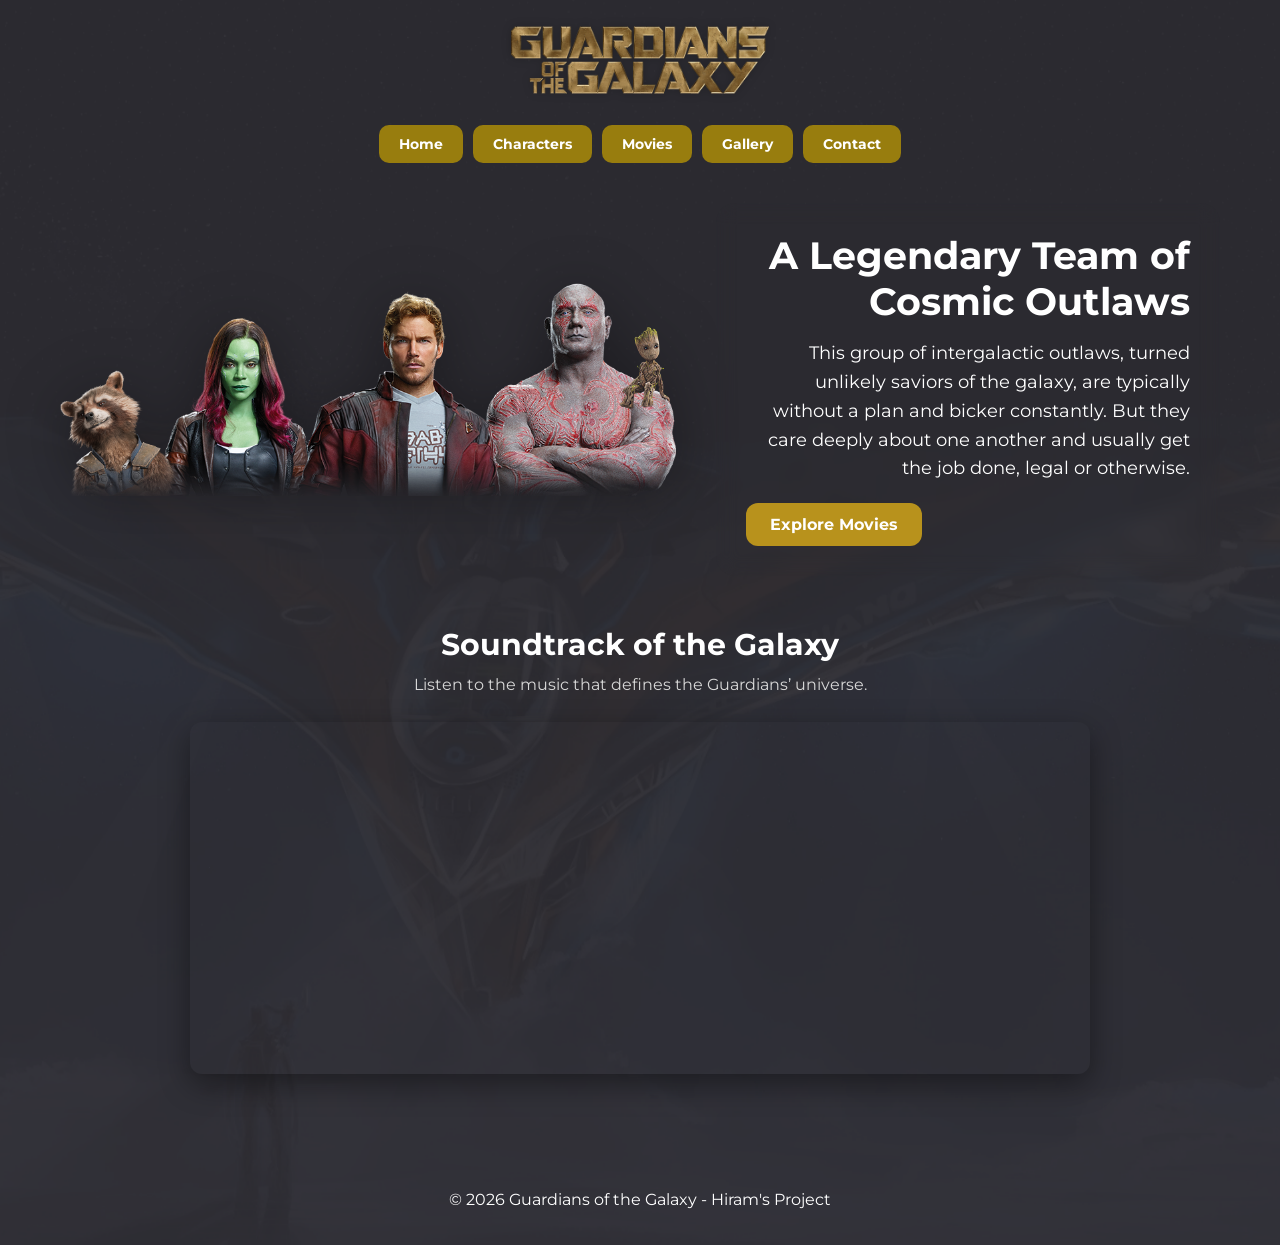
<file: index.html>
<!DOCTYPE html>
<html lang="en">
<head>
    <meta charset="UTF-8">
    <meta name="viewport" content="width=device-width, initial-scale=1.0">
    <title>Guardians of the Galaxy Fan Page</title>
    <link rel="shortcut icon" href="./assests/small-icon.png" type="image/x-icon">
    <link rel="stylesheet" href="./styles/style.css">
</head>
<body>
    <header>
        <a href="./index.html" class="logo-link">
            <img class="logo-link" src="./assests/small-icon.png" alt="Guardians of the Galaxy logo">
        </a>

        <nav>
            <ul>
                <li><a href="./index.html">Home</a></li>
                <li><a href="./pages/personajes.html">Characters</a></li>
                <li><a href="./pages/peliculas.html">Movies</a></li>
                <li><a href="./pages/galeria.html">Gallery</a></li>
                <li><a href="./pages/contacto.html">Contact</a></li>
            </ul>
        </nav>
    </header>

    <main>
        <section class="heros">
            <div class="characters">
                <img src="./assests/characters/GOTG.png" alt="The Guardians of the Galaxy">
            </div>

            <div class="text-box">
                <div class="hero-content">
                    <h1 class="hero-title">A Legendary Team of Cosmic Outlaws</h1>
                    <p class="character-description">
                        This group of intergalactic outlaws, turned unlikely saviors of the galaxy, are typically without a plan and bicker constantly. But they care deeply about one another and usually get the job done, legal or otherwise.
                    </p>
                    <a href="./pages/peliculas.html" class="cta-button">Explore Movies</a>
                </div>
            </div>
        </section>

        <section class="spotify-section">
            <h2 class="section-title">Soundtrack of the Galaxy</h2>
            <p class="section-text">
                Listen to the music that defines the Guardians’ universe.
            </p>

            <iframe
                src="https://open.spotify.com/embed/playlist/36NMhpq6exkxnETYgZK1OJ?utm_source=generator&theme=0"
                width="100%"
                height="352"
                style="border:0; border-radius:12px;"
                allowfullscreen=""
                allow="autoplay; clipboard-write; encrypted-media; fullscreen; picture-in-picture"
                loading="lazy">
            </iframe>
        </section>
    </main>

    <footer>
        <p>© 2026 Guardians of the Galaxy - Hiram's Project</p>
    </footer>
</body>
</html>
</file>
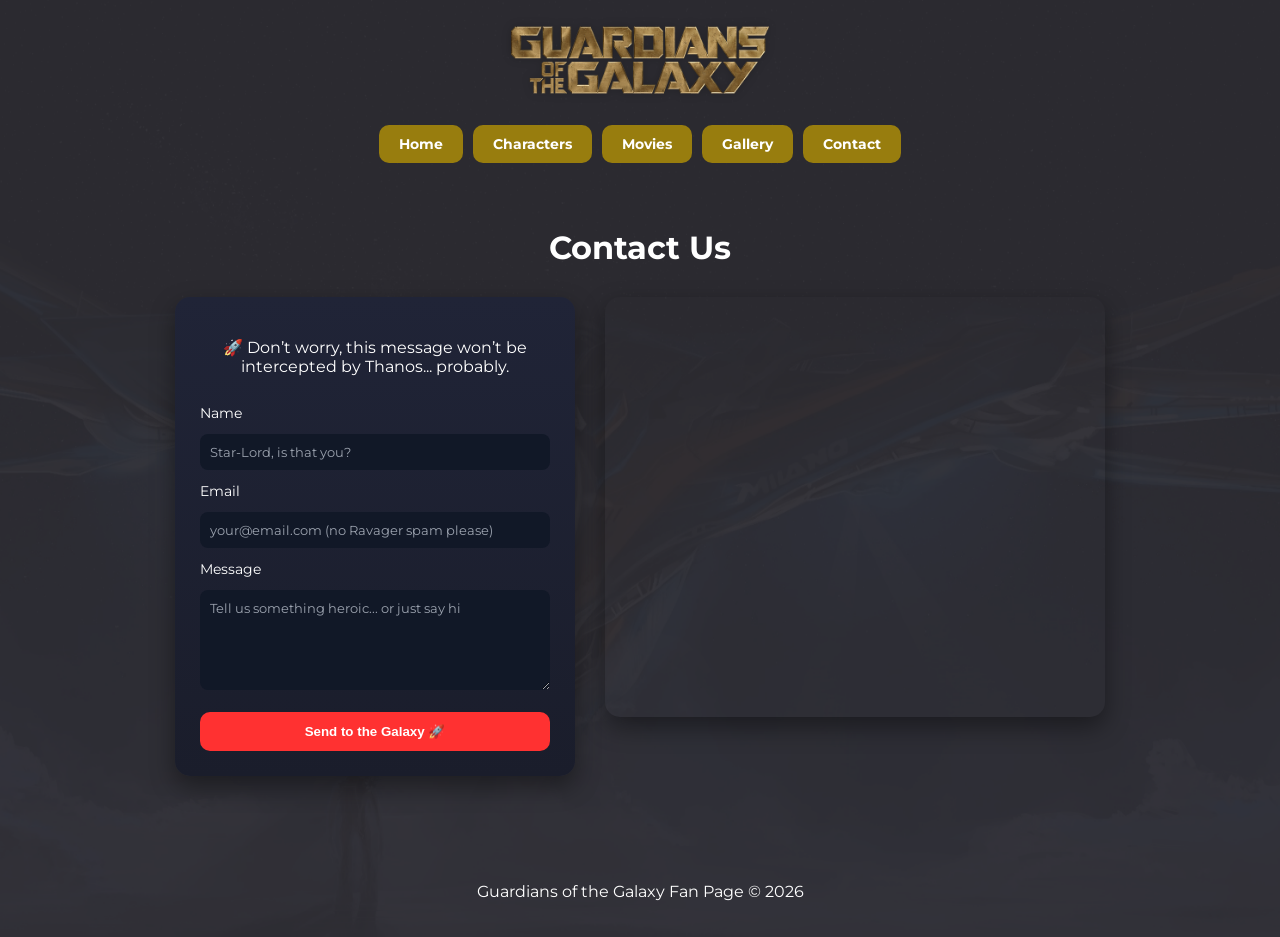
<file: pages/contacto.html>
<!DOCTYPE html>
<html lang="en">
<head>
    <meta charset="UTF-8">
    <meta name="viewport" content="width=device-width, initial-scale=1.0">
    <title>Contact | Guardians</title>
    <link rel="shortcut icon" href="../assests/small-icon.png">
    <link rel="stylesheet" href="../styles/style.css?v=5">
</head>

<body>

<header>
    <a href="../index.html" class="logo-link">
        <img class="logo-img" src="../assests/small-icon.png" alt="logo">
    </a>

    <nav>
        <ul>
            <li><a href="../index.html">Home</a></li>
            <li><a href="./personajes.html">Characters</a></li>
            <li><a href="./peliculas.html">Movies</a></li>
            <li><a href="./galeria.html">Gallery</a></li>
            <li><a href="./contacto.html">Contact</a></li>
        </ul>
    </nav>
</header>

<main class="contact-page">

    <h1>Contact Us</h1>

    <div class="contact-container">

        <!-- FORMULARIO -->
        <!-- ⚠️ CAMBIA EL action POR TU LINK DE FORMSPREE -->
        <form class="contact-form" method="POST">

            <p class="testtext">
                🚀 Don’t worry, this message won’t be intercepted by Thanos... probably.
            </p>

            <input type="hidden" name="_subject" value="New message from Guardians site">

            <label>Name</label>
            <input type="text" name="name" placeholder="Star-Lord, is that you?" required>

            <label>Email</label>
            <input type="email" name="email" placeholder="your@email.com (no Ravager spam please)" required>

            <label>Message</label>
            <textarea name="message" rows="5" placeholder="Tell us something heroic... or just say hi" required></textarea>

            <button type="submit">Send to the Galaxy 🚀</button>

        </form>

        <!-- MAPA -->
        <div class="map-container">
            <iframe src="https://www.google.com/maps/embed?pb=!1m18!1m12!1m3!1d19079.784958948407!2d-117.9313266218246!3d33.81054158530388!2m3!1f0!2f0!3f0!3m2!1i1024!2i768!4f13.1!3m3!1m2!1s0x80dcd76fe8dfa0d5%3A0xb44b2bbd07b43658!2sGuardians%20of%20the%20Galaxy%20-%20Mission%3A%20BREAKOUT*21!5e0!3m2!1sen!2smx!4v1776217049550!5m2!1sen!2smx" width="600" height="450" style="border:0;" allowfullscreen="" loading="lazy" referrerpolicy="no-referrer-when-downgrade"></iframe>
        </div>

    </div>

</main>

<footer>
    <p>Guardians of the Galaxy Fan Page © 2026</p>
</footer>

</body>
</html>
</file>
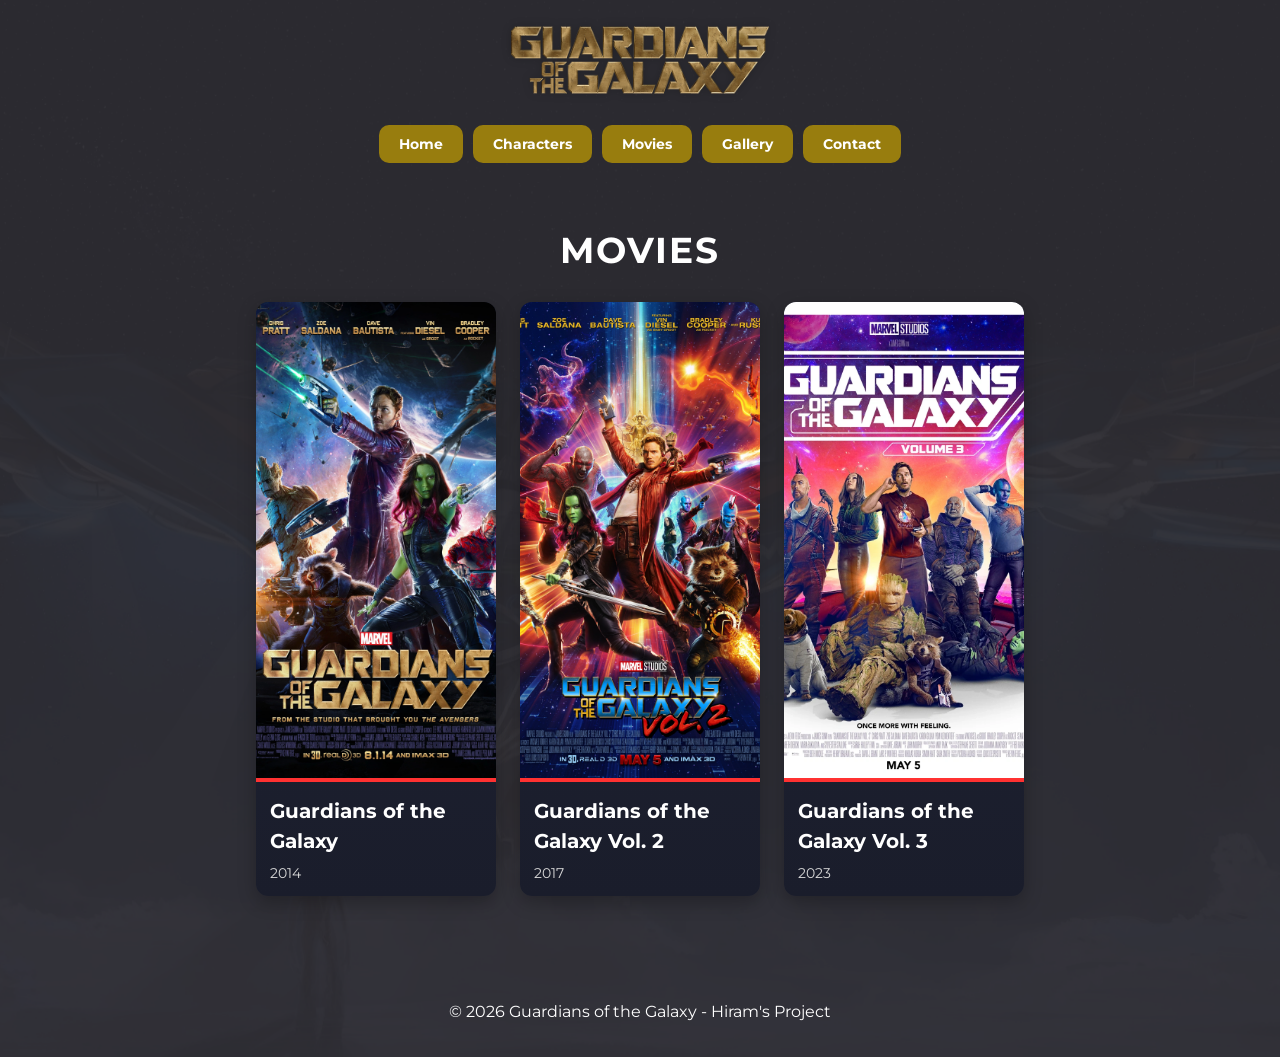
<file: pages/peliculas.html>
<!DOCTYPE html>
<html lang="en">
<head>
    <meta charset="UTF-8">
    <meta name="viewport" content="width=device-width, initial-scale=1.0">
    <title>Guardians of the Galaxy Fan Page</title>
    <link rel="shortcut icon" href="../assests/small-icon.png" type="image/x-icon">
    <!--CSS Code-->
    <link rel="stylesheet" href="../styles/style.css">
</head>
<body>
    <header>
       <a href="../index.html" class="logo-link">
        <img class="logo-link"src="../assests/small-icon.png" alt="logo">
       </a>
        <nav>
           <ul>
            <li><a href="../index.html">Home</a></li>
            <li><a href="./personajes.html">Characters</a></li>
            <li><a href="./peliculas.html">Movies</a></li>
            <li><a href="./galeria.html">Gallery</a></li>
            <li><a href="./contacto.html">Contact</a></li>
           </ul> 
        </nav>
    </header>
<main class="movies-page">
    <h1 class="movies-title">MOVIES</h1>

    <section class="movies-grid">

        <details class="movie-card">
            <summary>
                <img src="../assests/movies/vol1.webp" alt="GOTG Vol.1">
                <div class="movie-info">
                    <h2>Guardians of the Galaxy</h2>
                    <p>2014</p>
                </div>
            </summary>
            <div class="movie-description">
                <p>
                    Peter Quill teams up with Gamora, Drax, Rocket, and Groot after stealing
                    a mysterious orb. Together they become an unlikely family and must stop
                    Ronan from destroying entire worlds.
                </p>
            </div>
        </details>

        <details class="movie-card">
            <summary>
                <img src="../assests/movies/vol2.webp" alt="GOTG Vol.2">
                <div class="movie-info">
                    <h2>Guardians of the Galaxy Vol. 2</h2>
                    <p>2017</p>
                </div>
            </summary>
            <div class="movie-description">
                <p>
                    The Guardians continue their adventures while Peter learns the truth about
                    his father, Ego. The team faces emotional conflicts, family secrets, and
                    powerful enemies across the galaxy.
                </p>
            </div>
        </details>

        <details class="movie-card">
            <summary>
                <img src="../assests/movies/vol3.webp" alt="GOTG Vol.3">
                <div class="movie-info">
                    <h2>Guardians of the Galaxy Vol. 3</h2>
                    <p>2023</p>
                </div>
            </summary>
            <div class="movie-description">
                <p>
                    The Guardians must protect Rocket after his painful past returns to haunt
                    him. Their mission becomes one of their most emotional and dangerous as
                    they fight to save one of their own.
                </p>
            </div>
        </details>

    </section>
</main>
    <footer>
        <p>© 2026 Guardians of the Galaxy - Hiram's Project</p>
    </footer>
</body>
</html>
</file>
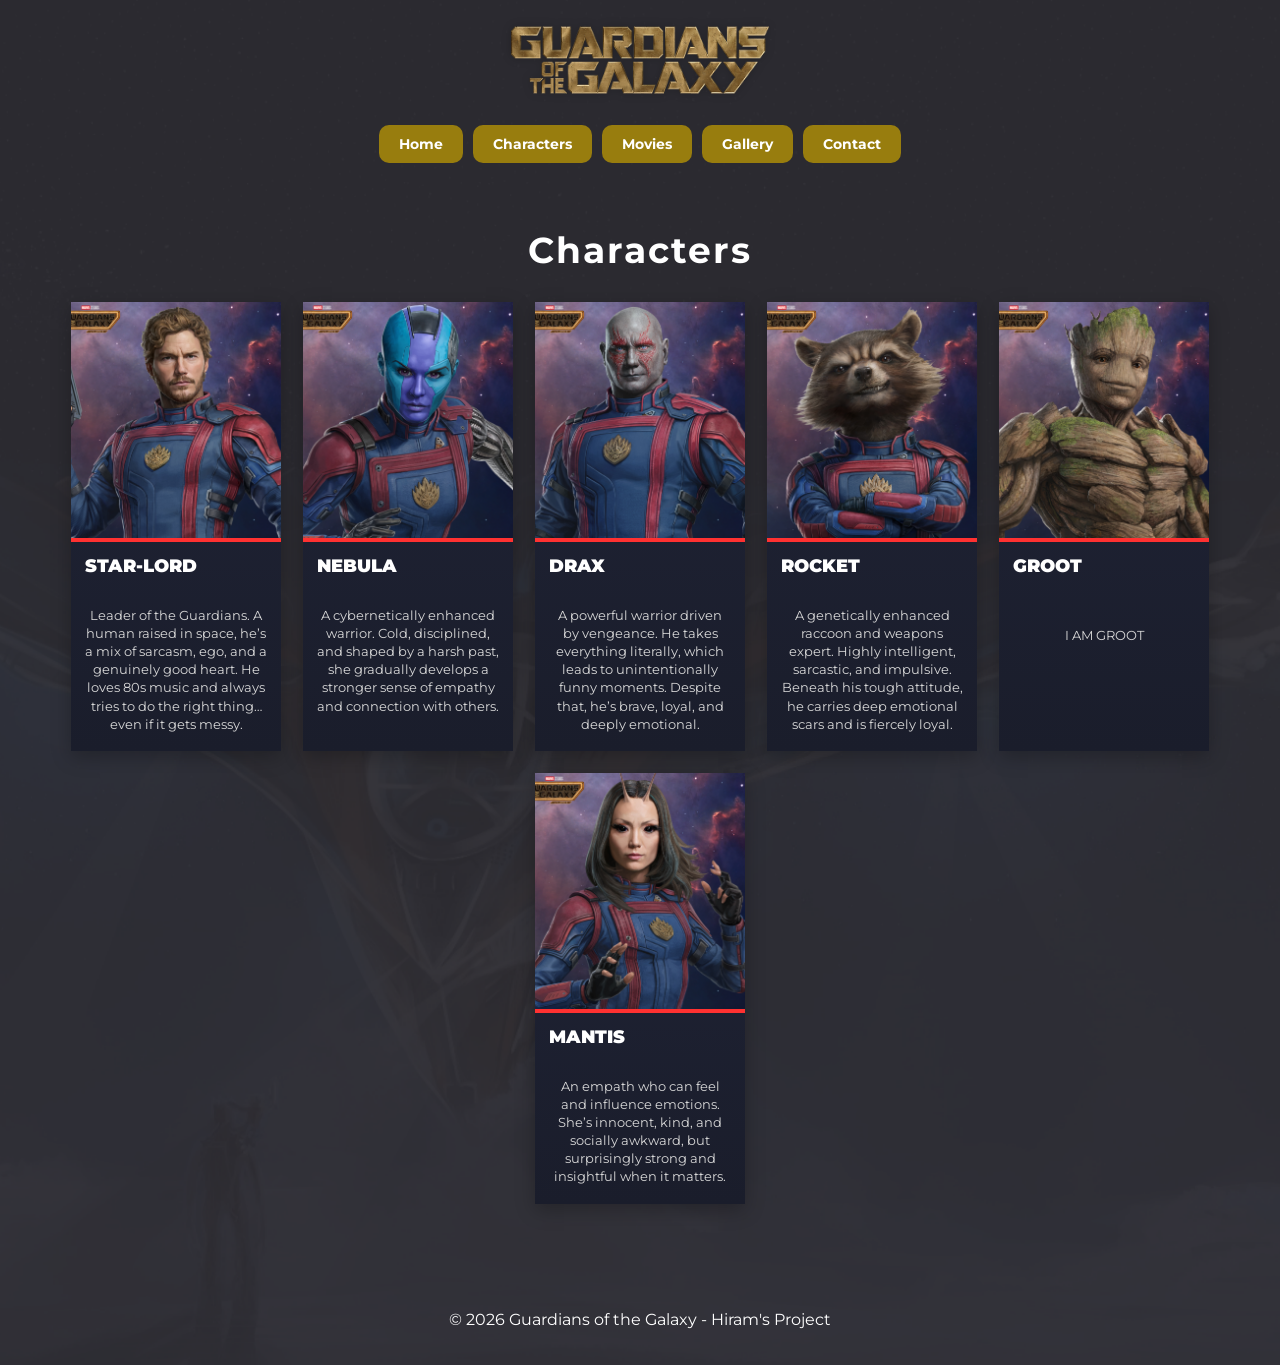
<file: pages/personajes.html>
<!DOCTYPE html>
<html lang="en">
<head>
    <meta charset="UTF-8">
    <meta name="viewport" content="width=device-width, initial-scale=1.0">
    <title>Guardians of the Galaxy Fan Page</title>
    <link rel="shortcut icon" href="../assests/small-icon.png" type="image/x-icon">
    <link rel="stylesheet" href="../styles/style.css">
</head>
<body>
    <header>
       <a href="../index.html" class="logo-link">
        <img class="logo-link" src="../assests/small-icon.png" alt="logo">
       </a>
        <nav>
           <ul>
            <li><a href="../index.html">Home</a></li>
            <li><a href="./personajes.html">Characters</a></li>
            <li><a href="./peliculas.html">Movies</a></li>
            <li><a href="./galeria.html">Gallery</a></li>
            <li><a href="./contacto.html">Contact</a></li>
           </ul> 
        </nav>
    </header>

    <main class="characters-page">
      <h1 class="characters-title">Characters</h1>

      <section class="characters-grid">

        <article class="character-card">
          <img src="../assests/characters/quill.jpg" alt="Star-Lord">
          <div class="card-info">
            <h2>STAR-LORD</h2>
            <p>Leader of the Guardians. A human raised in space, he’s a mix of sarcasm, ego, and a genuinely good heart. He loves 80s music and always tries to do the right thing… even if it gets messy.</p>
          </div>
        </article>

        <article class="character-card">
          <img src="../assests/characters/nebula.jpg" alt="Gamora">
          <div class="card-info">
            <h2>Nebula</h2>
            <p>A cybernetically enhanced warrior. Cold, disciplined, and shaped by a harsh past, she gradually develops a stronger sense of empathy and connection with others.</p>
          </div>
        </article>

        <article class="character-card">
          <img src="../assests/characters/drax.jpg" alt="Drax">
          <div class="card-info">
            <h2>DRAX</h2>
            <p>A powerful warrior driven by vengeance. He takes everything literally, which leads to unintentionally funny moments. Despite that, he’s brave, loyal, and deeply emotional.</p>
          </div>
        </article>

        <article class="character-card">
          <img src="../assests/characters/rocket.jpg" alt="Rocket">
          <div class="card-info">
            <h2>ROCKET</h2>
            <p>A genetically enhanced raccoon and weapons expert. Highly intelligent, sarcastic, and impulsive. Beneath his tough attitude, he carries deep emotional scars and is fiercely loyal.</p>
          </div>
        </article>

        <article class="character-card">
          <img src="../assests/characters/groot.jpg" alt="Groot">
          <div class="card-info">
            <h2>GROOT</h2>
            <p>I AM GROOT</p>
          </div>
        </article>

        <article class="character-card">
          <img src="../assests/characters/mantis.jpg" alt="Mantis">
          <div class="card-info">
            <h2>MANTIS</h2>
            <p>An empath who can feel and influence emotions. She’s innocent, kind, and socially awkward, but surprisingly strong and insightful when it matters.</p>
          </div>
        </article>

      </section>
    </main>

    <footer>
      <p>© 2026 Guardians of the Galaxy - Hiram's Project</p>
    </footer>
</body>
</html>
</file>
<file: styles/style.css>
@charset "UTF-8";
@import url("https://fonts.googleapis.com/css2?family=Montserrat:ital,wght@0,100..900;1,100..900&display=swap");
.characters-page {
  padding: 30px 40px 60px;
}

.characters-title {
  font-size: 36px;
  text-align: center;
  margin-bottom: 30px;
  letter-spacing: 2px;
}

.characters-grid {
  display: flex;
  flex-wrap: wrap;
  justify-content: center;
  gap: 22px;
}

.character-card {
  width: 210px;
  background: linear-gradient(180deg, #202437 0%, #1a1d2b 100%);
  overflow: hidden;
  box-shadow: 0 6px 18px rgba(0, 0, 0, 0.25);
  transition: transform 0.3s ease;
}

.character-card:hover {
  transform: translateY(-8px);
}

.character-card img {
  width: 100%;
  height: 240px;
  object-fit: cover;
  display: block;
  border-bottom: 4px solid #ff3131;
}

.card-info {
  min-height: 120px;
  padding: 14px 14px 18px;
  display: flex;
  flex-direction: column;
  justify-content: space-between;
}

.card-info h2 {
  margin: 0;
  color: #ffffff;
  font-size: 18px;
  font-weight: 900;
  text-transform: uppercase;
  font-family: "Montserrat", sans-serif;
  line-height: 1.2;
}

.card-info p {
  margin: 28px 0 0;
  color: #d8d8d8;
  text-align: center;
  font-size: 13px;
  font-family: "Montserrat", sans-serif;
  line-height: 1.4;
}

/* --- RESET BÁSICO --- */
* {
  box-sizing: border-box;
}

html,
body {
  margin: 0;
  padding: 0;
}

/* --- ESTILOS GENERALES --- */
body {
  min-height: 100vh;
  font-family: "Montserrat", sans-serif;
  background-image: url(../assests/backgrounds/milano40.png);
  background-size: cover;
  background-position: center;
  background-repeat: no-repeat;
}

h1 {
  color: #ffffff;
  font-family: "Montserrat", sans-serif;
  margin-top: 25px;
  text-align: center;
}

h2 {
  color: #ffffff;
  font-family: "Montserrat", sans-serif;
}

h3 {
  color: #ffffff;
  font-family: "Montserrat", sans-serif;
}

footer {
  color: #ffffff;
  font-family: "Montserrat", sans-serif;
  text-align: center;
  padding: 30px 20px 20px;
}

/* --- HEADER Y NAVEGACIÓN --- */
header {
  display: flex;
  flex-direction: column;
  justify-content: flex-start;
  align-items: center;
  padding: 10px 30px;
  gap: 15px;
}

.logo-link {
  height: 100px;
  width: auto;
  display: block;
  filter: drop-shadow(0 0px 5px rgba(0, 0, 0, 0.1));
}

.logo-link img:hover {
  transform: scale(1.15);
}

nav ul {
  display: flex;
  list-style-type: none;
  padding: 0;
  margin: 0;
  gap: 10px;
  flex-wrap: wrap;
  justify-content: center;
}

nav li {
  margin: 0;
}

nav a {
  font-family: "Montserrat", sans-serif;
  text-decoration: none;
  color: #ffffff;
  font-weight: bold;
  background-color: #987d0e;
  padding: 10px 20px;
  border-radius: 10px;
  font-size: 14px;
  display: block;
  transition: 0.3s ease;
}

nav a:hover {
  background-color: #643294;
  transform: scale(1.1);
}

/* --- HOME --- */
.heros {
  display: flex;
  justify-content: space-between;
  align-items: center;
  gap: 40px;
  padding: 30px 60px 20px;
}

.characters {
  width: 55%;
  display: flex;
  justify-content: center;
  align-items: center;
}

.characters img {
  width: 100%;
  max-width: 700px;
  height: auto;
  display: block;
  filter: drop-shadow(0 10px 30px rgba(0, 0, 0, 0.35));
}

.text-box {
  width: 45%;
  display: flex;
  justify-content: center;
  align-items: center;
}

.hero-content {
  width: 100%;
  backdrop-filter: blur(10px);
  border-radius: 20px;
  padding: 30px;
}

.hero-title {
  margin: 0 0 15px;
  text-align: right;
  font-size: 38px;
  line-height: 1.2;
  color: #ffffff;
}

.character-description {
  font-family: "Montserrat", sans-serif;
  font-size: 18px;
  color: #ffffff;
  text-align: right;
  line-height: 1.6;
  margin: 0;
}

.cta-button {
  display: inline-block;
  margin-top: 20px;
  padding: 12px 24px;
  background-color: #b8921c;
  color: #ffffff;
  text-decoration: none;
  border-radius: 12px;
  font-weight: 700;
  transition: 0.3s ease;
}

.cta-button:hover {
  background-color: #6f42c1;
  transform: translateY(-2px);
}

/* --- PÁGINA DE PERSONAJES --- */
.characters-page {
  padding: 30px 40px 60px;
}

.characters-title {
  font-size: 36px;
  text-align: center;
  margin-bottom: 30px;
  letter-spacing: 2px;
}

.characters-grid {
  display: flex;
  flex-wrap: wrap;
  justify-content: center;
  gap: 22px;
}

.character-card {
  width: 210px;
  background: linear-gradient(180deg, #202437 0%, #1a1d2b 100%);
  overflow: hidden;
  box-shadow: 0 6px 18px rgba(0, 0, 0, 0.25);
  transition: transform 0.3s ease;
}

.character-card:hover {
  transform: translateY(-8px);
}

.character-card img {
  width: 100%;
  height: 240px;
  object-fit: cover;
  display: block;
  border-bottom: 4px solid #ff3131;
}

.card-info {
  min-height: 120px;
  padding: 14px 14px 18px;
  display: flex;
  flex-direction: column;
  justify-content: space-between;
}

.card-info h2 {
  margin: 0;
  color: #ffffff;
  font-size: 18px;
  font-weight: 900;
  text-transform: uppercase;
  font-family: "Montserrat", sans-serif;
  line-height: 1.2;
}

.card-info p {
  margin: 28px 0 0;
  color: #d8d8d8;
  text-align: center;
  font-size: 13px;
  font-family: "Montserrat", sans-serif;
  line-height: 1.4;
}

/* --- PÁGINA DE PELÍCULAS --- */
.movies-page {
  padding: 30px 40px 60px;
}

.movies-title {
  font-size: 36px;
  text-align: center;
  margin-bottom: 30px;
  letter-spacing: 2px;
  color: #ffffff;
}

.movies-grid {
  display: flex;
  flex-wrap: wrap;
  justify-content: center;
  gap: 24px;
}

.movie-card {
  width: 240px;
  background: linear-gradient(180deg, #202437 0%, #1a1d2b 100%);
  border-radius: 12px;
  overflow: hidden;
  box-shadow: 0 6px 18px rgba(0, 0, 0, 0.25);
  transition: transform 0.3s ease;
}

.movie-card:hover {
  transform: translateY(-8px);
}

.movie-card summary {
  list-style: none;
  cursor: pointer;
}

.movie-card summary::-webkit-details-marker {
  display: none;
}

.movie-card img {
  width: 100%;
  height: 480px;
  object-fit: cover;
  display: block;
  border-bottom: 4px solid #ff3131;
}

.movie-info {
  padding: 14px;
}

.movie-info h2 {
  margin: 0;
  color: #ffffff;
  font-size: 20px;
  line-height: 1.5;
  font-family: "Montserrat", sans-serif;
}

.movie-info p {
  margin: 8px 0 0;
  color: #d8d8d8;
  font-size: 14px;
  font-family: "Montserrat", sans-serif;
}

.movie-description {
  padding: 0 14px 18px;
}

.movie-description p {
  margin: 0;
  color: #ffffff;
  font-size: 14px;
  line-height: 1.6;
  font-family: "Montserrat", sans-serif;
}

.movie-card[open] {
  box-shadow: 0 10px 28px rgba(0, 0, 0, 0.4);
}

/* --- PÁGINA DE GALERÍA / SLIDER --- */
.gallery-page {
  padding: 30px 40px 60px;
}

.gallery-hero {
  text-align: center;
  margin-bottom: 30px;
  padding: 0 20px;
}

.gallery-hero h1 {
  font-size: 36px;
  letter-spacing: 2px;
  margin-bottom: 12px;
  color: #ffffff;
}

.gallery-hero p {
  max-width: 760px;
  margin: 0 auto;
  color: #d8d8d8;
  font-size: 16px;
  line-height: 1.6;
  font-family: "Montserrat", sans-serif;
}

/* CONTENEDOR SCROLL */
.gallery-slider {
  width: 100%;
  overflow-x: auto;
  padding: 10px 0 20px;
  scroll-behavior: smooth;
}

/* TRACK */
.slider-track {
  display: flex;
  gap: 24px;
  width: max-content;
  padding: 10px 10px 20px;
}

/* TARJETAS */
.slide {
  min-width: 320px;
  max-width: 320px;
  background: linear-gradient(180deg, #202437 0%, #1a1d2b 100%);
  border-radius: 16px;
  overflow: hidden;
  box-shadow: 0 6px 18px rgba(0, 0, 0, 0.25);
  transition: transform 0.3s ease, box-shadow 0.3s ease;
  flex-shrink: 0;
}

.slide:hover {
  transform: translateY(-8px);
  box-shadow: 0 10px 28px rgba(0, 0, 0, 0.4);
}

/* IMÁGENES */
.slide img {
  width: 100%;
  height: 420px;
  object-fit: cover;
  display: block;
  border-bottom: 4px solid #ff3131;
  transition: transform 0.35s ease;
}

.slide:hover img {
  transform: scale(1.04);
}

/* TEXTO */
.slide-info {
  padding: 16px;
}

.slide-info h2 {
  margin: 0 0 8px;
  color: #ffffff;
  font-size: 20px;
  font-family: "Montserrat", sans-serif;
}

.slide-info p {
  margin: 0;
  color: #d8d8d8;
  font-size: 14px;
  line-height: 1.6;
  font-family: "Montserrat", sans-serif;
}

/* --- SPOTIFY SECTION --- */
.spotify-section {
  width: 100%;
  display: flex;
  flex-direction: column;
  align-items: center;
  padding: 30px 20px 70px;
}

.section-title {
  text-align: center;
  font-size: 30px;
  margin: 0 0 10px;
  color: #ffffff;
}

.section-text {
  text-align: center;
  color: #d8d8d8;
  margin: 0 0 25px;
  font-size: 16px;
  line-height: 1.5;
}

.spotify-section iframe {
  width: 100%;
  max-width: 900px;
  height: 352px;
  border-radius: 12px;
  border: none;
  box-shadow: 0 10px 30px rgba(0, 0, 0, 0.4);
}

/* --- GALERÍA TIPO CARRUSEL --- */
.gallery-page {
  padding: 30px 40px 60px;
}

.gallery-hero {
  text-align: center;
  margin-bottom: 30px;
  padding: 0 20px;
}

.gallery-hero h1 {
  font-size: 36px;
  letter-spacing: 2px;
  margin-bottom: 12px;
  color: #ffffff;
}

.gallery-hero p {
  max-width: 760px;
  margin: 0 auto;
  color: #d8d8d8;
  font-size: 16px;
  line-height: 1.6;
  font-family: "Montserrat", sans-serif;
}

.carousel {
  display: flex;
  align-items: center;
  justify-content: center;
  gap: 20px;
}

.carousel-container {
  width: 900px;
  max-width: 100%;
  position: relative;
}

.carousel-slide {
  display: none;
  border-radius: 18px;
  overflow: hidden;
}

.carousel-slide.active {
  display: block;
}

.carousel-slide img {
  width: 100%;
  height: 420px;
  object-fit: cover;
  display: block;
}

.slide-caption {
  padding: 18px;
  text-align: center;
}

.slide-caption h2 {
  margin: 0 0 8px;
  color: #ffffff;
  font-size: 24px;
}

/*contact us*/
/* --- CONTACT PAGE --- */
.contact-page {
  padding: 30px 40px 60px;
  text-align: center;
}

.contact-container {
  display: flex;
  gap: 30px;
  margin-top: 30px;
  justify-content: center;
  align-items: stretch;
}

/* FORM */
.testtext {
  color: white;
  text-align: center;
}

.contact-form {
  width: 400px;
  display: flex;
  flex-direction: column;
  gap: 12px;
  background: linear-gradient(180deg, #202437 0%, #1a1d2b 100%);
  padding: 25px;
  border-radius: 15px;
  box-shadow: 0 10px 25px rgba(0, 0, 0, 0.4);
}

.contact-form label {
  text-align: left;
  color: #ffffff;
  font-size: 14px;
}

/* INPUTS FIX */
.contact-form input,
.contact-form textarea {
  padding: 10px;
  border-radius: 8px;
  border: none;
  font-family: "Montserrat", sans-serif;
  background-color: #111827;
  color: #ffffff;
}

/* placeholder */
.contact-form input::placeholder,
.contact-form textarea::placeholder {
  color: #9ca3af;
}

/* focus mejorado */
.contact-form input:focus,
.contact-form textarea:focus {
  outline: none;
  border: 1px solid #ff3131;
  box-shadow: 0 0 8px rgba(255, 49, 49, 0.6);
}

/* botón */
.contact-form button {
  margin-top: 10px;
  padding: 12px;
  background-color: #ff3131;
  color: white;
  border: none;
  border-radius: 10px;
  cursor: pointer;
  font-weight: bold;
  transition: 0.3s ease;
}

.contact-form button:hover {
  background-color: #643294;
}

/* MAP */
.map-container {
  width: 500px;
  height: 100%;
}

.map-container iframe {
  width: 100%;
  height: 100%;
  min-height: 420px;
  border-radius: 15px;
  box-shadow: 0 10px 25px rgba(0, 0, 0, 0.4);
}

/*slider*/
.carousel-btn {
  background: transparent;
  border: none;
  color: #ffffff;
  font-size: 32px;
  cursor: pointer;
  transition: transform 0.3s ease, color 0.3s ease;
}

.carousel-dots {
  display: flex;
  justify-content: center;
  align-items: center;
  gap: 10px;
  margin-top: 18px;
}

.dot {
  width: 12px;
  height: 12px;
  background-color: #8a8a8a;
  border-radius: 50%;
  display: inline-block;
  cursor: pointer;
  transition: background-color 0.3s ease, transform 0.3s ease;
}

.dot.active {
  background-color: #ff3131;
  transform: scale(1.15);
}

/**Logo section**/
.logo-link {
  display: block;
}

.logo-img {
  height: 100px;
  width: auto;
  display: block;
  filter: drop-shadow(0 0px 5px rgba(0, 0, 0, 0.1));
  transition: transform 0.3s ease;
}

.logo-img:hover {
  transform: scale(1.15);
}

/* --- TABLET --- */
@media (max-width: 1024px) {
  .heros {
    flex-direction: column;
    justify-content: center;
    align-items: center;
    gap: 25px;
    padding: 20px;
  }
  .characters {
    width: 90%;
    margin-top: 10px;
  }
  .characters img {
    max-width: 650px;
  }
  .text-box {
    width: 90%;
  }
  .hero-content {
    padding: 24px;
  }
  .hero-title {
    text-align: center;
    font-size: 32px;
  }
  .character-description {
    text-align: center;
    font-size: 17px;
  }
  .text-box {
    justify-content: center;
  }
  .characters-grid {
    gap: 18px;
  }
  .character-card {
    width: 180px;
  }
  .character-card img {
    height: 210px;
  }
  .movies-grid {
    gap: 20px;
  }
  .movie-card {
    width: 220px;
  }
  .movie-card img {
    height: 310px;
  }
}
/* --- MOBILE --- */
@media (max-width: 600px) {
  header {
    padding: 10px 20px;
  }
  .logo-link {
    height: 70px;
  }
  nav ul {
    flex-direction: column;
    width: 100%;
    gap: 10px;
    align-items: center;
  }
  nav li {
    width: 100%;
    display: flex;
    justify-content: center;
  }
  nav a {
    text-align: center;
    width: 180px;
  }
  .heros {
    flex-direction: column;
    padding: 20px 15px;
    gap: 20px;
  }
  .text-box,
  .characters {
    width: 100%;
    justify-content: center;
    margin-top: 0;
  }
  .characters img {
    max-width: 100%;
  }
  .hero-content {
    padding: 20px;
    border-radius: 16px;
  }
  .hero-title {
    text-align: center;
    font-size: 26px;
  }
  .character-description {
    text-align: center;
    margin: 0;
    font-size: 15px;
    line-height: 1.5;
  }
  .cta-button {
    width: 100%;
    text-align: center;
  }
  .characters-page {
    padding: 20px;
  }
  .characters-title {
    font-size: 28px;
  }
  .character-card {
    width: 100%;
    max-width: 280px;
  }
  .character-card img {
    height: 260px;
  }
  .movies-page {
    padding: 20px;
  }
  .movies-title {
    font-size: 28px;
  }
  .movie-card {
    width: 100%;
    max-width: 300px;
  }
  .movie-card img {
    height: 380px;
  }
  .section-title {
    font-size: 24px;
  }
  .section-text {
    font-size: 14px;
    padding: 0 10px;
  }
  .spotify-section iframe {
    height: 352px;
  }
  footer {
    font-size: 14px;
    padding: 15px;
  }
}
/* --- SCROLLBAR --- */
::-webkit-scrollbar {
  width: 10px;
}

::-webkit-scrollbar-track {
  background: #0f0f14;
}

::-webkit-scrollbar-thumb {
  background: linear-gradient(180deg, #ff3131, #643294);
  border-radius: 10px;
}

::-webkit-scrollbar-thumb:hover {
  background: linear-gradient(180deg, #ff5a5a, #7a3bb5);
}

/*# sourceMappingURL=style.css.map */
</file>
